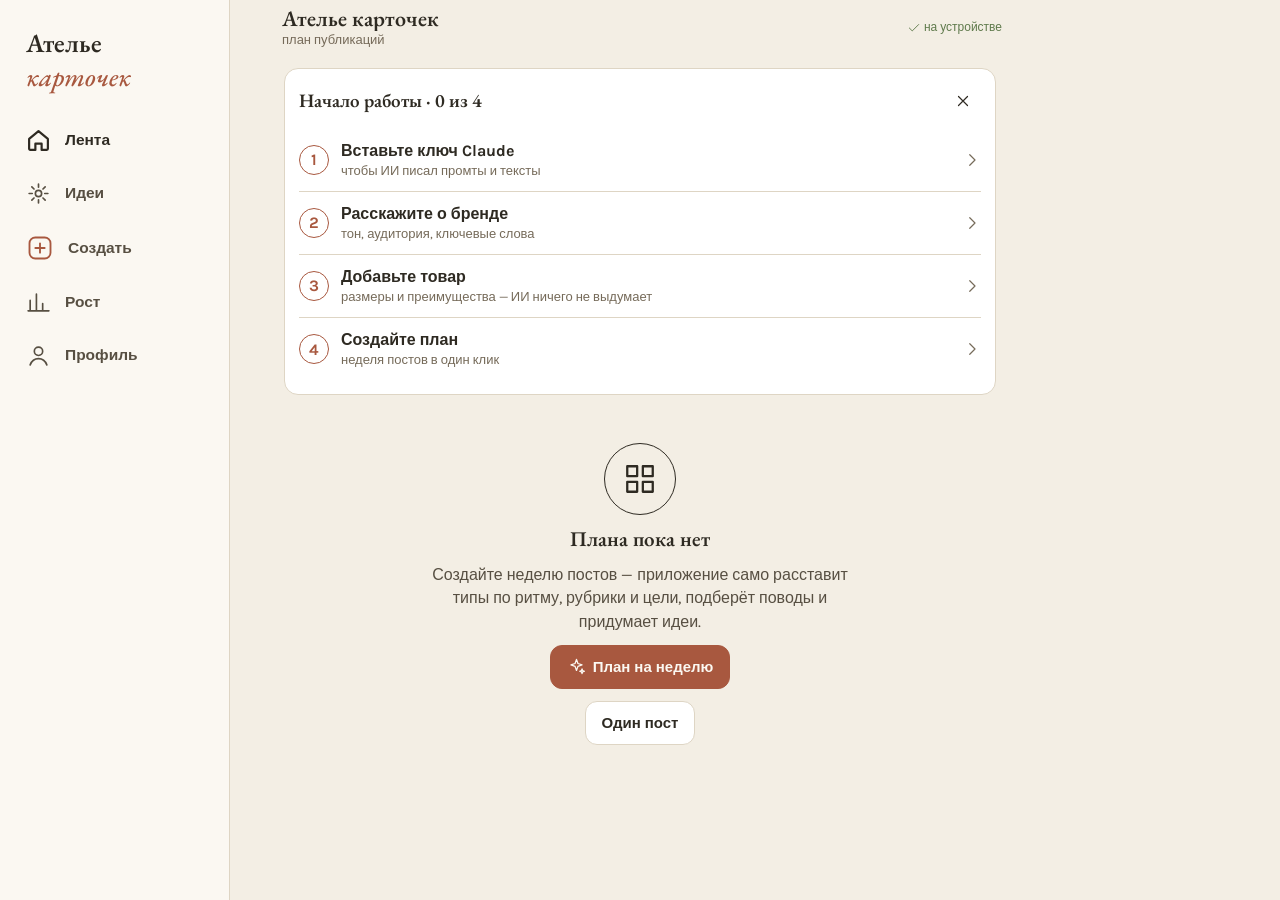
<file: index.html>
<!doctype html>
<html lang="ru">
<head>
<meta charset="utf-8">
<meta name="viewport" content="width=device-width,initial-scale=1,viewport-fit=cover">
<meta name="theme-color" content="#a8583f">
<meta name="mobile-web-app-capable" content="yes">
<meta name="apple-mobile-web-app-capable" content="yes">
<meta name="apple-mobile-web-app-status-bar-style" content="default">
<meta name="apple-mobile-web-app-title" content="Ателье">
<link rel="manifest" href="manifest.webmanifest">
<link rel="icon" href="icon.svg" type="image/svg+xml">
<link rel="apple-touch-icon" href="icon-192.png">
<title>Ателье карточек</title>
<link rel="preconnect" href="https://fonts.gstatic.com" crossorigin>
<link href="https://fonts.googleapis.com/css2?family=EB+Garamond:ital,wght@0,400..600;1,400..500&family=Karla:wght@400;500;600;700;800&display=swap" rel="stylesheet">
<script>try{var t=JSON.parse(localStorage.getItem("atelier.theme")||'""');if(t)document.documentElement.dataset.theme=t;}catch(e){}</script>
<link rel="stylesheet" href="app.css?v=3">
</head>
<body>
<div id="app">
  <nav class="nav" id="nav" aria-label="Разделы">
    <span class="brand-mark">Ателье <em>карточек</em></span>
    <a href="#/feed" data-nav="feed"><svg class="ic" viewBox="0 0 24 24" aria-hidden="true"><path d="M3 10.5 12 3l9 7.5V20a1 1 0 0 1-1 1h-5v-6h-6v6H4a1 1 0 0 1-1-1z"/></svg><span>Лента</span></a>
    <a href="#/ideas" data-nav="ideas"><svg class="ic" viewBox="0 0 24 24" aria-hidden="true"><path d="M12 3v3M12 18v3M3 12h3M18 12h3M5.6 5.6l2.1 2.1M16.3 16.3l2.1 2.1M5.6 18.4l2.1-2.1M16.3 7.7l2.1-2.1"/><circle cx="12" cy="12" r="3"/></svg><span>Идеи</span></a>
    <button type="button" class="plus" data-act="openCreate" aria-label="Создать"><svg class="ic" viewBox="0 0 24 24" aria-hidden="true"><rect x="3" y="3" width="18" height="18" rx="5"/><path d="M12 8v8M8 12h8"/></svg><span>Создать</span></button>
    <a href="#/growth" data-nav="growth"><svg class="ic" viewBox="0 0 24 24" aria-hidden="true"><path d="M4 20V10M10 20V4M16 20v-7M22 20H2"/></svg><span>Рост</span></a>
    <a href="#/profile" data-nav="profile"><svg class="ic" viewBox="0 0 24 24" aria-hidden="true"><circle cx="12" cy="8" r="4"/><path d="M4 21c1.5-4 4.5-6 8-6s6.5 2 8 6"/></svg><span>Профиль</span></a>
  </nav>
  <main id="view" aria-live="polite"></main>
</div>
<div id="sheet" hidden></div>
<div id="toast" class="toast" role="status" aria-live="polite"></div>
<div id="jsErrorBanner" hidden></div>
<noscript><p style="padding:20px">Для работы приложения включите JavaScript.</p></noscript>

<script>
(function(){
  function show(msg){
    var b = document.getElementById("jsErrorBanner");
    if (!b) return;
    b.hidden = false;
    b.textContent = "Ошибка на странице: " + msg + " — обновите страницу (Ctrl/Cmd+Shift+R) и повторите.";
  }
  window.addEventListener("error", function(e){ show((e && e.message) || "неизвестная ошибка"); });
  window.addEventListener("unhandledrejection", function(e){ var r = e && e.reason; show((r && (r.message || r.code)) || String(r)); });
})();
</script>
<script src="core.js?v=2"></script>
<script src="prompts.js?v=3"></script>
<script src="app.js?v=4"></script>
<script>
if ("serviceWorker" in navigator && /^https?:$/.test(location.protocol)){
  window.addEventListener("load", function(){ navigator.serviceWorker.register("sw.js").catch(function(){}); });
}
</script>
</body>
</html>
</file>
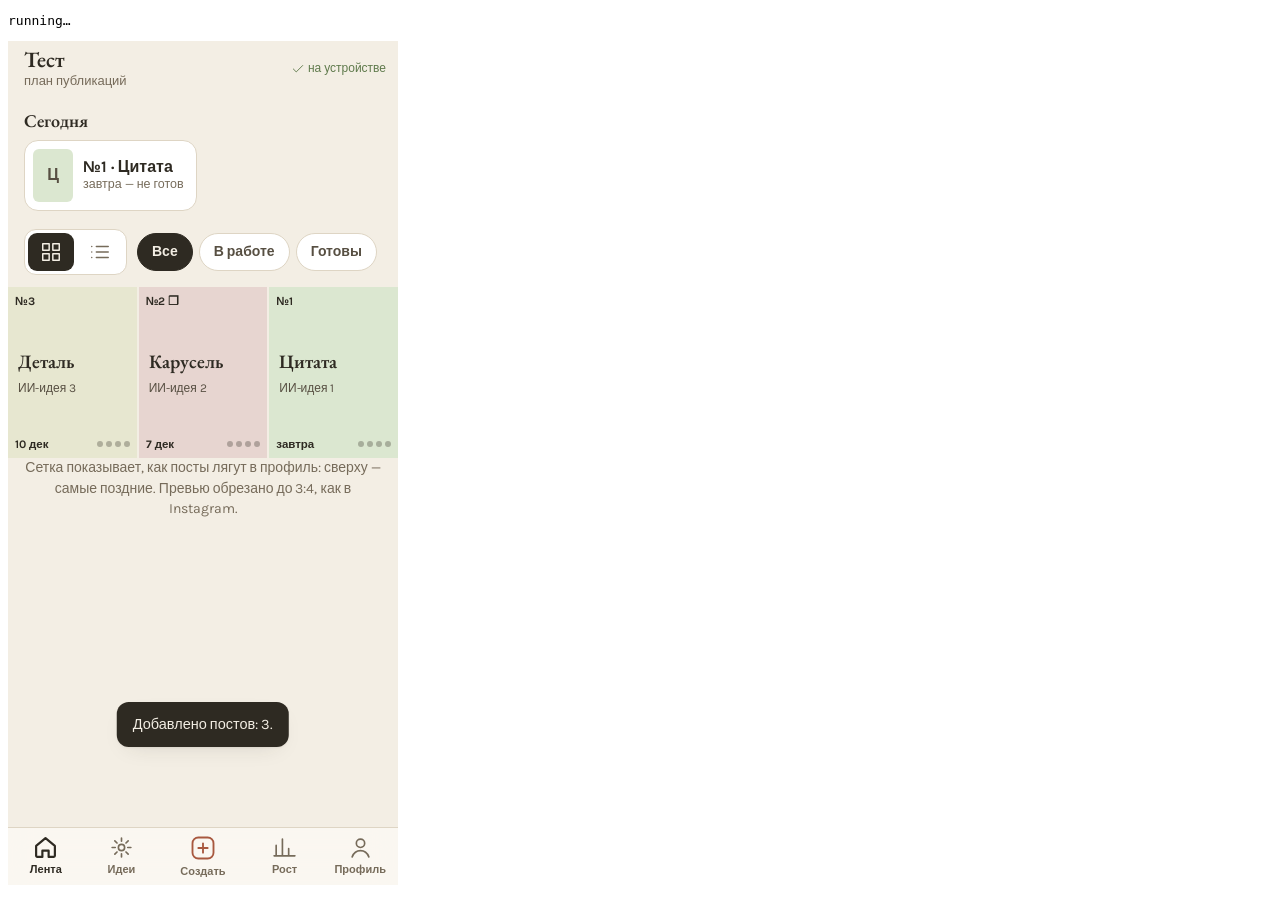
<file: test/ai-flow.test.html>
<!doctype html>
<meta charset="utf-8">
<title>Сквозной тест ИИ-цепочки (фиктивный Anthropic)</title>
<pre id="out">running…</pre>
<iframe id="f" style="width:390px;height:844px;border:0"></iframe>
<script>
/* Подменяет fetch к api.anthropic.com во фрейме и проверяет «Создать всё», доработку/отмену, проверку картинки, план с идеями ИИ.
   Внимание: очищает данные приложения в этом браузере. */
(async function(){
  var out = [], fails = 0, calls = [];
  function ok(c, n){ out.push((c ? "PASS " : "FAIL ") + n); if (!c) fails++; }
  var sleep = function(ms){ return new Promise(function(r){ setTimeout(r, ms); }); };
  var f = document.getElementById("f");
  for (var i = localStorage.length - 1; i >= 0; i--){ var k = localStorage.key(i); if (k && k.indexOf("atelier.") === 0) localStorage.removeItem(k); }
  localStorage.setItem("atelier.cfg.v1", JSON.stringify({anthropicKey: "sk-test"}));
  localStorage.setItem("atelier.kv.config/brand", JSON.stringify({name: "Тест", postsPerWeek: 3, codeWord: "ХОЧУ"}));
  localStorage.setItem("atelier.kv.products/p1", JSON.stringify({id: "p1", name: "Ваза «Дюна»", height: 30, createdAt: "2026-01-01"}));
  function reply(text){ return new Response(JSON.stringify({content: [{type: "text", text: text}], stop_reason: "end_turn"}), {status: 200, headers: {"content-type": "application/json"}}); }
  function mockFetch(url, init){
    if (String(url).indexOf("api.anthropic.com") < 0) return window.fetch(url, init);
    var body = JSON.parse(init.body), msg = body.messages[body.messages.length - 1].content;
    var text = typeof msg === "string" ? msg : msg.filter(function(b){ return b.type === "text"; })[0].text;
    var hasImage = typeof msg !== "string";
    calls.push({text: text.slice(0, 80), image: hasImage});
    if (/JSON-массивом из (\d+)/.test(text)){ var n = +RegExp.$1, a = []; for (var j = 0; j < n; j++) a.push("ИИ-идея " + (j + 1)); return Promise.resolve(reply(JSON.stringify(a))); }
    if (text.indexOf("Первая строка строго «СЦЕНА") >= 0 || text.indexOf("первая строка строго «СЦЕНА") >= 0) return Promise.resolve(reply("СЦЕНА: кухня | утренний | сверху | книги | —\nПРОМТ ОТ ИИ: ваза на кухне"));
    if (text.indexOf('"caption"') >= 0) return Promise.resolve(reply('```json\n{"caption":"Ваза для сухоцветов — первая строка.\\n\\nТекст.","hashtags":["#ДекорДляДома","ВазаДляСухоцветов"],"altText":"Бежевая ваза","firstComment":"А у вас какие цветы?","codeWord":"хочу","dmReply":"Ссылка: [ССЫЛКА]"}\n```'));
    if (text.indexOf("режиссёр") >= 0) return Promise.resolve(reply("КРЮЧОК\n1. ..."));
    if (text.indexOf('"verdict"') >= 0) return Promise.resolve(reply('{"verdict":"redo","summary":"Горлышко шире, чем у товара","checks":[{"area":"Товар","ok":false,"note":"горлышко"}],"fixes":["Сохрани узкое горлышко вазы"]}'));
    if (text.indexOf("Внеси в промт") >= 0) return Promise.resolve(reply("ПРОМТ С ПРАВКАМИ"));
    if (text.indexOf("Доработай по пожеланию") >= 0) return Promise.resolve(reply("ДОРАБОТАННАЯ ПОДПИСЬ"));
    if (text.indexOf("Подготовь текст для наложения") >= 0) return Promise.resolve(reply("КИКЕР: новинка"));
    return Promise.resolve(reply("ОК"));
  }
  function load(hash){ return new Promise(function(r){ f.onload = function(){ f.contentWindow.fetch = mockFetch; setTimeout(r, 900); }; f.src = "../index.html" + hash; }); }
  async function go(hash){ f.contentWindow.location.hash = hash; await sleep(350); }
  var q = function(s){ return f.contentDocument.querySelector(s); };
  function click(sel){ var el = q(sel); if (!el) throw new Error("нет элемента " + sel); el.click(); }
  var plan = function(){ return JSON.parse(localStorage.getItem("atelier.kv.plan/main")).slots; };
  var prompt = function(s){ return JSON.parse(localStorage.getItem("atelier.kv.prompts/" + s.linkedPromptId) || "null"); };
  async function waitFor(fn, ms){ for (var t = 0; t < (ms || 5000); t += 100){ if (fn()) return true; await sleep(100); } return false; }
  try{
    await load("#/plan-new/week");
    ok(q('[data-bind="ui:wiz:ai"]').checked, "с ключом «идеи от ИИ» включены по умолчанию");
    click('[data-act="generatePlan"]');
    await waitFor(function(){ return localStorage.getItem("atelier.kv.plan/main"); });
    await sleep(500);
    ok(plan().length === 3 && plan().every(function(s){ return /^ИИ-идея/.test(s.note); }), "план: идеи от ИИ подставлены (" + plan().map(function(s){ return s.note; }).join("; ") + ")");

    var s = plan().find(function(x){ return x.pillarType !== "QUOTE"; });
    await go("#/post/" + s.id);
    click('.cta-bar [data-act="createAll"]');
    var done = await waitFor(function(){ var x = plan().find(function(y){ return y.id === s.id; }); return x.caption && !q(".cta-bar .spin"); }, 8000);
    ok(done, "«Создать всё» завершилось");
    var x = plan().find(function(y){ return y.id === s.id; });
    ok(prompt(x) && prompt(x).text === "ПРОМТ ОТ ИИ: ваза на кухне", "промт от ИИ сохранён без строки СЦЕНА");
    ok(x.scene && x.scene.location === "кухня", "сцена разобрана и сохранена для контроля повторов");
    ok(/^Ваза для сухоцветов/.test(x.caption), "подпись сохранена");
    ok(x.hashtags.join(" ") === "#ДекорДляДома #ВазаДляСухоцветов", "хэштеги нормализованы: " + x.hashtags.join(" "));
    ok(x.altText && x.firstComment, "alt-текст и первый комментарий");
    ok(x.pillarType !== "REELS" || x.reelsScript, "для Reels — сценарий");
    ok((x.pillarType === "HERO") === !!x.layoutText, "для Hero в режиме «наложу сам» — текст макета");
    ok(q('.cta-bar [data-act="copyPrompt"]'), "следующий шаг — «Промт → ChatGPT»");

    click('[data-act="postTab"][data-v="text"]'); await sleep(150);
    click('.refine[data-refine="caption"] [data-wish="Короче"]');
    await waitFor(function(){ return plan().find(function(y){ return y.id === s.id; }).caption === "ДОРАБОТАННАЯ ПОДПИСЬ"; });
    ok(plan().find(function(y){ return y.id === s.id; }).caption === "ДОРАБОТАННАЯ ПОДПИСЬ", "доработка подписи по быстрому пожеланию");
    await sleep(300);
    click('.refine[data-refine="caption"] [data-act="undo"]'); await sleep(500);
    ok(/^Ваза для сухоцветов/.test(plan().find(function(y){ return y.id === s.id; }).caption), "↶ вернул прошлую подпись");

    click('[data-act="postTab"][data-v="image"]'); await sleep(150);
    var c = f.contentDocument.createElement("canvas"); c.width = 400; c.height = 500;
    var g = c.getContext("2d"); g.fillStyle = "#c8a"; g.fillRect(0, 0, 400, 500);
    var blob = await new Promise(function(r){ c.toBlob(r, "image/png"); });
    var inp = q('input[data-upload="image"]');
    var dt = new f.contentWindow.DataTransfer(); dt.items.add(new f.contentWindow.File([blob], "gen.png", {type: "image/png"}));
    inp.files = dt.files; inp.dispatchEvent(new Event("change", {bubbles: true}));
    await waitFor(function(){ var y = plan().find(function(z){ return z.id === s.id; }); return y.qa; }, 6000);
    var y = plan().find(function(z){ return z.id === s.id; });
    ok(!!localStorage.getItem("atelier.kv.thumbs/" + s.id), "превью картинки сохранено");
    ok(y.qa && y.qa.verdict === "redo" && y.qa.fixes.length === 1, "автопроверка картинки после загрузки");
    ok(calls.some(function(cl){ return cl.image && cl.text.indexOf("На приложенном изображении") === 0; }), "картинка ушла в запрос проверки");
    await sleep(300);
    click('[data-act="applyFixes"]');
    await waitFor(function(){ var z = plan().find(function(w){ return w.id === s.id; }); return prompt(z) && prompt(z).text === "ПРОМТ С ПРАВКАМИ"; });
    ok(prompt(plan().find(function(w){ return w.id === s.id; })).text === "ПРОМТ С ПРАВКАМИ", "правки проверки применены к промту");
    ok(q('.cta-bar [data-act="publish"]'), "следующий шаг — «Опубликован»");
    click('.cta-bar [data-act="publish"]'); await sleep(500);
    ok(!!plan().find(function(w){ return w.id === s.id; }).publishedAt, "отмечен опубликованным");
    ok(q('.cta-bar [data-act="postTab"][data-v="stats"]'), "следующий шаг — «Внести статистику»");
    var b = q("#jsErrorBanner"); ok(b.hidden, "нет JS-ошибок");
    ok(calls.length >= 6, "вызовов ИИ: " + calls.length);
  }catch(e){ ok(false, "исключение: " + e.message); }
  document.getElementById("out").textContent = (fails ? "FAILED " + fails : "ALL PASSED") + "\n" + out.join("\n");
})();
</script>
</file>
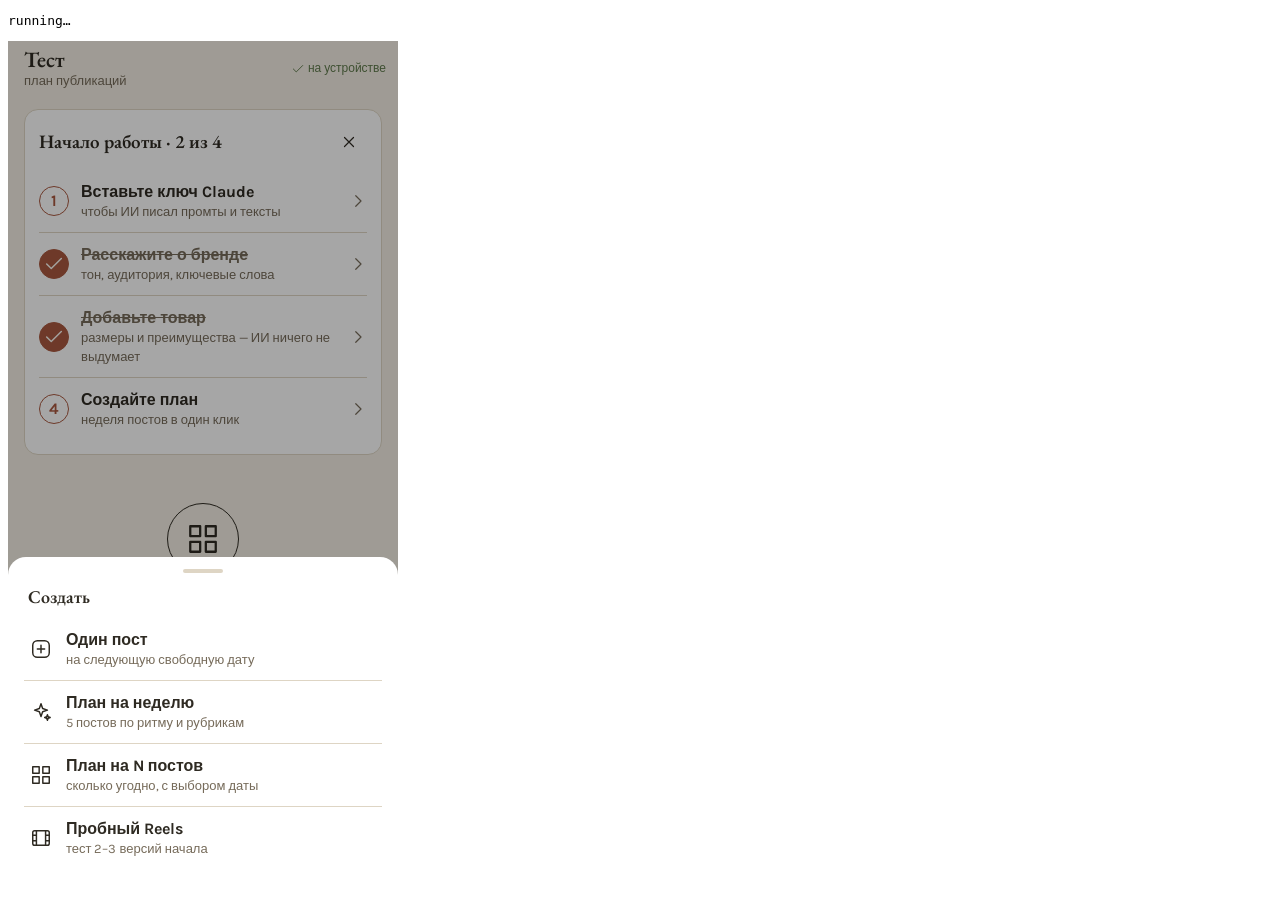
<file: test/flow.test.html>
<!doctype html>
<meta charset="utf-8">
<title>Сквозной тест без ИИ</title>
<pre id="out">running…</pre>
<iframe id="f" style="width:390px;height:844px;border:0"></iframe>
<script>
/* Прогоняет основной сценарий в приложении во фрейме (без ключа Claude): план на неделю → пост → шаблон промта → вкладки → экраны.
   Внимание: очищает данные приложения в этом браузере. */
(async function(){
  var out = [], fails = 0;
  function ok(c, n){ out.push((c ? "PASS " : "FAIL ") + n); if (!c) fails++; }
  var sleep = function(ms){ return new Promise(function(r){ setTimeout(r, ms); }); };
  var f = document.getElementById("f");
  for (var i = localStorage.length - 1; i >= 0; i--){ var k = localStorage.key(i); if (k && k.indexOf("atelier.") === 0) localStorage.removeItem(k); }
  localStorage.setItem("atelier.kv.config/brand", JSON.stringify({name: "Тест", postsPerWeek: 5}));
  localStorage.setItem("atelier.kv.products/p1", JSON.stringify({id: "p1", name: "Ваза «Дюна»", height: 30, width: 14, depth: 14, benefits: ["матовая глазурь"], createdAt: "2026-01-01"}));
  function load(hash){ return new Promise(function(r){ f.onload = function(){ setTimeout(r, 900); }; f.src = "../index.html" + hash; }); }
  async function go(hash){ f.contentWindow.location.hash = hash; await sleep(350); }
  var d = function(){ return f.contentDocument; };
  var q = function(s){ return d().querySelector(s); };
  var qa = function(s){ return Array.prototype.slice.call(d().querySelectorAll(s)); };
  function click(sel){ var el = typeof sel === "string" ? q(sel) : sel; if (!el) throw new Error("нет элемента " + sel); el.click(); }
  function noError(step){ var b = q("#jsErrorBanner"); ok(b && b.hidden, step + ": нет JS-ошибок" + (b && !b.hidden ? " — " + b.textContent : "")); }
  function noHScroll(step){ var w = d().documentElement.scrollWidth; ok(w <= 390, step + ": нет горизонтальной прокрутки (" + w + "px)"); }
  try{
    await load("#/feed");
    ok(!!q(".empty"), "пустая лента показывает приглашение");
    ok(!!q(".onboard"), "карточка «Начало работы»");
    noError("лента"); noHScroll("лента");

    click('[data-act="openCreate"]'); await sleep(300);
    ok(!!q("#sheet .sheet-list"), "кнопка ＋ открывает меню создания");
    click('#sheet a[href="#/plan-new/week"]'); await sleep(500);
    ok(!!q('[data-act="generatePlan"]'), "мастер плана открыт");
    noHScroll("мастер плана");
    click('[data-act="generatePlan"]'); await sleep(900);
    var tiles = qa(".grid3 .tile");
    ok(tiles.length === 5, "создано 5 постов (" + tiles.length + ")");
    var plan = JSON.parse(localStorage.getItem("atelier.kv.plan/main") || "{}").slots || [];
    ok(plan.length === 5, "план сохранён в хранилище");
    var P = f.contentWindow.P;
    var badRhythm = plan.some(function(s, i){ return i && P.PILLARS[s.pillarType].density === "dense" && P.PILLARS[plan[i - 1].pillarType].density === "dense"; });
    ok(!badRhythm, "ритм: " + plan.map(function(s){ return s.pillarType; }).join(","));
    ok(plan.every(function(s){ return s.date && s.time && s.rubric && s.goal; }), "у всех постов есть дата, время, рубрика, цель");
    ok(plan.map(function(s){ return s.num; }).join(",") === "1,2,3,4,5", "номера 1–5");
    ok(plan.filter(function(s){ return s.pillarType !== "QUOTE"; }).every(function(s){ return s.productId === "p1"; }), "товар подставлен");
    noError("после плана");

    var first = plan.find(function(s){ return s.pillarType !== "QUOTE"; });
    await go("#/post/" + first.id);
    ok(!!q(".stepper") && !!q(".cta-bar"), "экран поста: шаги и нижняя кнопка");
    noHScroll("пост");
    click('.cta-bar [data-act="createAll"]'); await sleep(900);
    var plan2 = JSON.parse(localStorage.getItem("atelier.kv.plan/main")).slots;
    var s2 = plan2.find(function(s){ return s.id === first.id; });
    ok(!!s2.linkedPromptId, "без ключа собран шаблон промта");
    var pr = JSON.parse(localStorage.getItem("atelier.kv.prompts/" + s2.linkedPromptId) || "null");
    ok(pr && pr.text.indexOf("Ваза «Дюна»") >= 0 && pr.text.indexOf("БЕЗОПАСНАЯ ЗОНА") >= 0, "промт содержит товар и безопасную зону");
    ok(!!q("textarea[data-prompt-edit]"), "промт показан на экране");
    ok(/ключ/i.test(q("#toast").textContent), "подсказка про ключ Claude: " + q("#toast").textContent);

    ["text", "extra", "stats", "image"].forEach(function(t){ click('[data-act="postTab"][data-v="' + t + '"]'); noError("вкладка " + t); });
    click('[data-act="postTab"][data-v="stats"]'); await sleep(100);
    var reach = q('[data-bind="slot:' + first.id + ':metrics.reach"]');
    reach.value = "1000"; reach.dispatchEvent(new Event("input", {bubbles: true})); reach.dispatchEvent(new Event("change", {bubbles: true}));
    var saves = q('[data-bind="slot:' + first.id + ':metrics.saves"]');
    saves.value = "40"; saves.dispatchEvent(new Event("input", {bubbles: true})); saves.dispatchEvent(new Event("change", {bubbles: true}));
    await sleep(900);
    ok(!!q(".kpis") && /4%/.test(q(".kpis").textContent), "метрики → % сохранений: " + (q(".kpis") ? q(".kpis").textContent : "нет"));

    var note = q('[data-bind="slot:' + first.id + ':note"]');
    note.value = "Новая идея поста"; note.dispatchEvent(new Event("input", {bubbles: true}));
    await sleep(900);
    ok(JSON.parse(localStorage.getItem("atelier.kv.plan/main")).slots.find(function(s){ return s.id === first.id; }).note === "Новая идея поста", "правка идеи сохраняется сама");

    click('[data-act="postMenu"]'); await sleep(250);
    ok(!!q('#sheet [data-act="duplicate"]'), "меню поста");
    click('#sheet [data-act="closeSheet"]'); await sleep(250);

    for (var r of ["#/feed", "#/ideas", "#/ideas/events", "#/ideas/rivals", "#/growth", "#/growth/check", "#/growth/tests", "#/growth/collabs",
                   "#/profile", "#/profile/brand", "#/profile/products", "#/profile/product/p1", "#/profile/connect", "#/profile/lists", "#/profile/backup", "#/profile/help"]){
      await go(r); noError(r); noHScroll(r);
    }
    await go("#/feed");
    click('[data-act="feedView"][data-v="list"]'); await sleep(150);
    ok(qa(".prow").length === 5, "список: 5 строк");
    noHScroll("список");
    await go("#/ideas");
    var inp = q("#ideaNew"); inp.value = "Идея из теста"; click('[data-act="addIdea"]'); await sleep(300);
    ok(qa(".idea").length === 1, "идея добавлена в банк");
    click('[data-act="ideaToPlan"]'); await sleep(400);
    ok(JSON.parse(localStorage.getItem("atelier.kv.plan/main")).slots.length === 6, "идея → пост в плане");
    await go("#/growth");
    ok(!!q(".kpis.big"), "статистика видит пост с цифрами");
    noError("финал");
  }catch(e){ ok(false, "исключение: " + e.message); }
  document.getElementById("out").textContent = (fails ? "FAILED " + fails : "ALL PASSED") + "\n" + out.join("\n");
})();
</script>
</file>
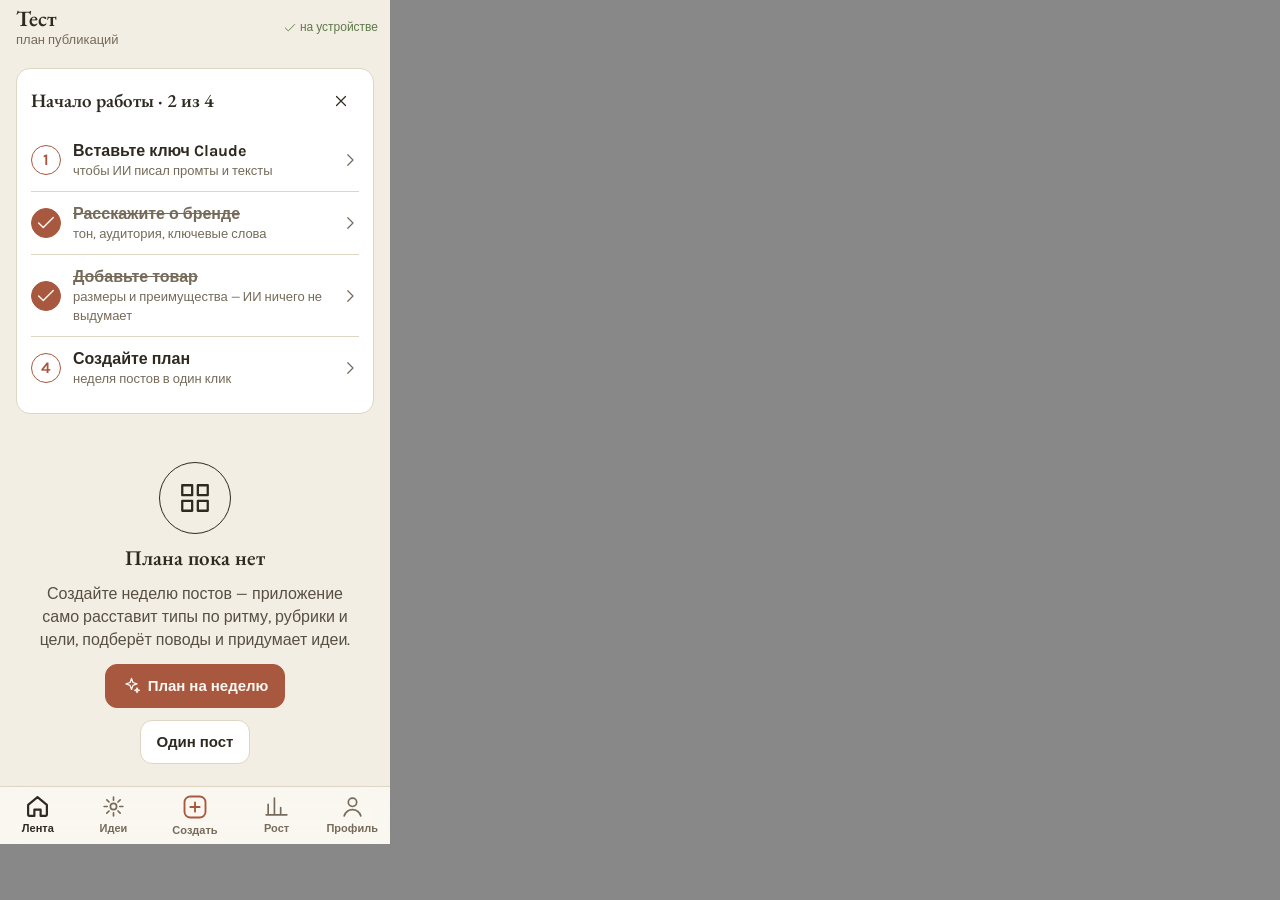
<file: test/frame.html>
<!doctype html>
<meta charset="utf-8">
<title>Телефон 390×844</title>
<style>html,body{margin:0;background:#888}iframe{display:block;border:0;width:390px;height:844px;background:#fff}</style>
<!-- Открывает приложение во фрейме ширины телефона: test/frame.html?r=post/ID&w=390&h=844 -->
<iframe id="f"></iframe>
<script>
var q = new URLSearchParams(location.search), f = document.getElementById("f");
f.style.width = (q.get("w") || 390) + "px"; f.style.height = (q.get("h") || 844) + "px";
var r = q.get("r") || "feed";
if (r === "post-ready"){ try{ var sl = JSON.parse(localStorage.getItem("atelier.kv.plan/main")).slots.filter(function(s){ return s.caption; })[0]; r = "post/" + sl.id; }catch(e){ r = "feed"; } }
if (q.get("theme")) localStorage.setItem("atelier.theme", JSON.stringify(q.get("theme")));
f.src = "../index.html#/" + r;
</script>
</file>
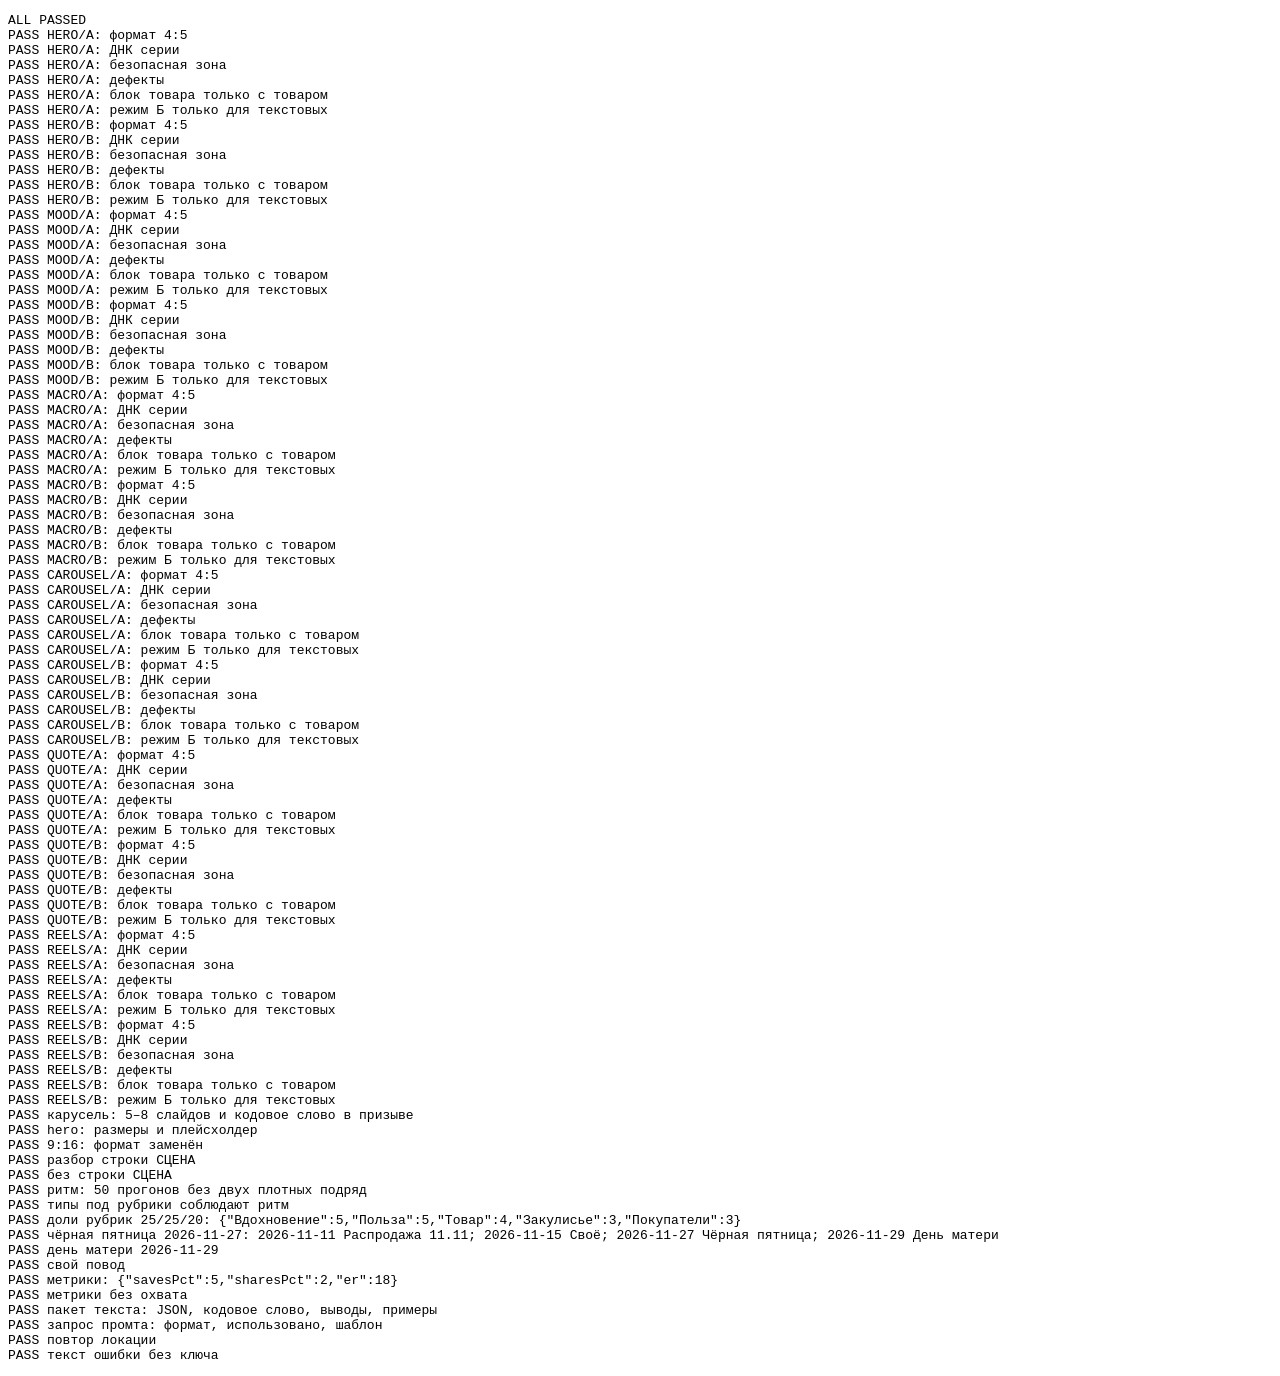
<file: test/prompts.test.html>
<!doctype html>
<meta charset="utf-8">
<title>Тесты prompts.js</title>
<pre id="out">running…</pre>
<script src="../prompts.js"></script>
<script>
(function(){
  var lines = [], fails = 0;
  function ok(cond, name){ lines.push((cond ? "PASS " : "FAIL ") + name); if (!cond) fails++; }
  try{
    var P = window.P;
    P.TYPE_KEYS.forEach(function(t){
      ["A","B"].forEach(function(m){
        var txt = P.buildPromptText(t, {index: 7, textMode: m, note: "идея", goal: "sales", codeWord: "ХОЧУ", productName: "Ваза", height: 30});
        ok(txt.indexOf("4:5, 1080 × 1350 px") >= 0, t + "/" + m + ": формат 4:5");
        ok(txt.indexOf("ДНК СЕРИИ") >= 0, t + "/" + m + ": ДНК серии");
        ok(txt.indexOf("БЕЗОПАСНАЯ ЗОНА") >= 0, t + "/" + m + ": безопасная зона");
        ok(txt.indexOf("ЧАСТЫЕ ДЕФЕКТЫ") >= 0, t + "/" + m + ": дефекты");
        ok((txt.indexOf("ТОВАР — без искажений") >= 0) === (t !== "QUOTE"), t + "/" + m + ": блок товара только с товаром");
        var hasText = t === "HERO" || t === "QUOTE" || t === "CAROUSEL";
        ok((txt.indexOf("НЕ ДОБАВЛЯТЬ") >= 0) === (hasText && m === "B"), t + "/" + m + ": режим Б только для текстовых");
      });
    });
    var car = P.buildPromptText("CAROUSEL", {goal: "sales", codeWord: "ХОЧУ", note: "5 способов"});
    ok(/5–8/.test(car) && car.indexOf("ХОЧУ") >= 0, "карусель: 5–8 слайдов и кодовое слово в призыве");
    var hero = P.buildPromptText("HERO", {height: 30, width: 20});
    ok(hero.indexOf("Высота — 30 см") >= 0 && hero.indexOf("[ГЛУБИНА]") >= 0, "hero: размеры и плейсхолдер");
    var st = P.toStoryFormat(P.buildPromptText("MOOD", {}));
    ok(st.indexOf("9:16") >= 0 && st.indexOf("4:5, 1080 × 1350") < 0, "9:16: формат заменён");
    var sc = P.parseSceneLine("СЦЕНА: гостиная | вечер | сбоку | книги | —\n\nТекст промта");
    ok(sc.scene && sc.scene.location === "гостиная" && sc.scene.composition === "" && sc.prompt === "Текст промта", "разбор строки СЦЕНА");
    ok(P.parseSceneLine("Просто промт").scene === null, "без строки СЦЕНА");
    for (var r = 0; r < 50; r++){
      var seq = P.generateRhythmSequence(12, [], "HERO");
      var bad = seq.some(function(t, i){ var prev = i ? seq[i - 1] : "HERO"; return P.PILLARS[t].density === "dense" && P.PILLARS[prev].density === "dense"; });
      if (bad){ ok(false, "ритм: " + seq.join(",")); break; }
    }
    ok(true, "ритм: 50 прогонов без двух плотных подряд");
    var prev = "HERO", badT = false;
    P.assignRubrics(20).forEach(function(rb){ var t = P.typeForRubric(rb.name, prev); if (P.PILLARS[t].density === "dense" && P.PILLARS[prev].density === "dense") badT = true; prev = t; });
    ok(!badT, "типы под рубрики соблюдают ритм");
    var counts = {}; P.assignRubrics(20).forEach(function(r){ counts[r.name] = (counts[r.name] || 0) + 1; });
    ok(counts["Вдохновение"] === 5 && counts["Польза"] === 5 && counts["Товар"] === 4, "доли рубрик 25/25/20: " + JSON.stringify(counts));
    var ev = P.upcomingEvents("2026-11-01", 40, [{date: "11-15", title: "Своё"}]);
    var titles = ev.map(function(e){ return e.date + " " + e.title; }).join("; ");
    ok(titles.indexOf("2026-11-27 Чёрная пятница") >= 0, "чёрная пятница 2026-11-27: " + titles);
    ok(titles.indexOf("2026-11-29 День матери") >= 0, "день матери 2026-11-29");
    ok(titles.indexOf("2026-11-15 Своё") >= 0, "свой повод");
    var rt = P.rates({reach: 1000, saves: 50, shares: 20, likes: 100, comments: 10});
    ok(rt.savesPct === 5 && rt.sharesPct === 2 && rt.er === 18, "метрики: " + JSON.stringify(rt));
    ok(P.rates({}) === null, "метрики без охвата");
    var slot = {num: 3, pillarType: "HERO", goal: "sales", note: "Ваза", codeWord: "ВАЗА"};
    var cap = P.captionPackRequest({slot: slot, brand: {name: "Ателье", examples: ["Пример подписи"]}, insights: [{text: "Reels с руками лучше"}], product: {name: "Ваза", height: 30}});
    ok(cap.indexOf('"caption"') >= 0 && cap.indexOf("ВАЗА") >= 0 && cap.indexOf("Reels с руками лучше") >= 0 && cap.indexOf("Пример подписи") >= 0, "пакет текста: JSON, кодовое слово, выводы, примеры");
    var req = P.createPromptRequest({slot: slot, template: "ШАБЛОН", used: [{pillarType: "HERO", location: "кухня"}], neighbors: "№2 ..."});
    ok(req.indexOf("СЦЕНА:") >= 0 && req.indexOf("кухня") >= 0 && req.indexOf("ШАБЛОН") >= 0, "запрос промта: формат, использовано, шаблон");
    ok(P.checkRepeat("HERO", {location: "кухня"}, [{pillarType: "HERO", location: "кухня"}]).indexOf("кухня") >= 0, "повтор локации");
    ok(P.errorText({code: "no_key"}).indexOf("Профиль") >= 0, "текст ошибки без ключа");
  }catch(e){ lines.push("FAIL exception: " + e.message + "\n" + e.stack); fails++; }
  document.getElementById("out").textContent = (fails ? "FAILED " + fails : "ALL PASSED") + "\n" + lines.join("\n");
})();
</script>
</file>
<file: app.css>
/* «Ателье карточек» 2.0 — сначала телефон (360–430px), затем ≥600 и ≥900px. */
:root{
  --ground:#f3eee4; --surface:#fbf8f2; --surface-raised:#ffffff;
  --ink:#2e2a22; --ink-soft:#574f42; --ink-faint:#766b5a; --line:#ded5c4;
  --accent:#a8583f; --on-accent:#fbf8f2; --accent-soft:#efd9c9; --rust-deep:#8c4632;
  --amber:#c08a3e; --sage:#74855f; --teal:#4f7a73; --warn:#b4532f; --ok:#5f7a4c;
  --shadow:0 1px 2px rgba(46,42,34,.06), 0 8px 24px -12px rgba(46,42,34,.18);
  --radius:14px; --nav-h:58px; --top-h:56px;
  --safe-b:env(safe-area-inset-bottom,0px); --safe-t:env(safe-area-inset-top,0px);
  --tile-l:86%; --tile-s:32%;
  color-scheme:light;
}
@media (prefers-color-scheme: dark){
  :root:not([data-theme="light"]){
    --ground:#000; --surface:#0d0c0a; --surface-raised:#161411;
    --ink:#f2ede0; --ink-soft:#cfc4ae; --ink-faint:#a39883; --line:#2a251e;
    --accent:#d9926f; --on-accent:#0a0a0a; --accent-soft:#3a2a20; --rust-deep:#e2a488;
    --amber:#dcab6d; --sage:#9bb086; --teal:#86b3ab; --warn:#e38a64; --ok:#9bb086;
    --shadow:0 1px 2px rgba(0,0,0,.6), 0 8px 24px -12px rgba(0,0,0,.9);
    --tile-l:22%; --tile-s:22%; color-scheme:dark;
  }
}
:root[data-theme="dark"]{
  --ground:#000; --surface:#0d0c0a; --surface-raised:#161411;
  --ink:#f2ede0; --ink-soft:#cfc4ae; --ink-faint:#a39883; --line:#2a251e;
  --accent:#d9926f; --on-accent:#0a0a0a; --accent-soft:#3a2a20; --rust-deep:#e2a488;
  --amber:#dcab6d; --sage:#9bb086; --teal:#86b3ab; --warn:#e38a64; --ok:#9bb086;
  --shadow:0 1px 2px rgba(0,0,0,.6), 0 8px 24px -12px rgba(0,0,0,.9);
  --tile-l:22%; --tile-s:22%; color-scheme:dark;
}
*{box-sizing:border-box}
@media (prefers-reduced-motion: reduce){ *{transition:none!important; animation:none!important} }
html{-webkit-text-size-adjust:100%; text-size-adjust:100%}
body{margin:0; background:var(--ground); color:var(--ink); font:16px/1.45 "Karla",-apple-system,"Segoe UI",Roboto,sans-serif; -webkit-tap-highlight-color:transparent}
h1,h2,h3{font-family:"EB Garamond",Georgia,serif; font-weight:600; margin:0; line-height:1.15}
h1{font-size:22px} h2{font-size:21px} h3{font-size:18px}
p{margin:0}
a{color:inherit}
img{max-width:100%; display:block}
button,input,select,textarea{font:inherit; color:inherit}
button{cursor:pointer}
:focus-visible{outline:2px solid var(--accent); outline-offset:2px}
.ic{width:22px; height:22px; fill:none; stroke:currentColor; stroke-width:1.6; stroke-linecap:round; stroke-linejoin:round; flex:none}
.ic.big{width:36px; height:36px; stroke-width:1.3; color:var(--accent)}
.muted{color:var(--ink-faint)}
.hint{font-size:14px; color:var(--ink-faint)}
.center{text-align:center; justify-content:center}
.pad{padding:12px 16px}
.mt{margin-top:10px}
.warn-t{color:var(--warn)}

/* ---------------- каркас ---------------- */
#app{min-height:100vh}
#view{padding:0 16px calc(var(--nav-h) + var(--safe-b) + 96px); max-width:760px; margin:0 auto}
.loading{display:flex; gap:10px; align-items:center; justify-content:center; padding:40vh 0; color:var(--ink-faint)}

.nav{position:fixed; left:0; right:0; bottom:0; z-index:30; height:calc(var(--nav-h) + var(--safe-b)); padding-bottom:var(--safe-b);
  display:flex; background:color-mix(in srgb, var(--surface) 92%, transparent); backdrop-filter:blur(12px); -webkit-backdrop-filter:blur(12px); border-top:1px solid var(--line)}
.nav a,.nav button{flex:1; display:flex; flex-direction:column; align-items:center; justify-content:center; gap:2px; text-decoration:none; background:none; border:0; color:var(--ink-faint); font-size:11px; font-weight:600; min-width:0}
.nav .ic{width:25px; height:25px}
.nav .on{color:var(--ink)}
.nav .on .ic{stroke-width:2.1}
.nav .plus .ic{width:28px; height:28px; color:var(--accent)}
.nav .brand-mark{display:none}

.topbar{position:sticky; top:0; z-index:20; display:flex; align-items:center; gap:8px; min-height:calc(var(--top-h) + var(--safe-t)); padding:var(--safe-t) 0 0; margin:0 -16px; padding-inline:12px 12px;
  background:color-mix(in srgb, var(--ground) 90%, transparent); backdrop-filter:blur(12px); -webkit-backdrop-filter:blur(12px)}
.tb-title{flex:1; min-width:0; padding-left:4px}
.tb-title h1{white-space:nowrap; overflow:hidden; text-overflow:ellipsis}
.tb-sub{font-size:13px; color:var(--ink-faint); white-space:nowrap; overflow:hidden; text-overflow:ellipsis}
.save{display:inline-flex; align-items:center; gap:3px; font-size:12px; color:var(--ink-faint); white-space:nowrap}
.save .ic{width:14px; height:14px}
.save.ok{color:var(--ok)} .save.warn{color:var(--warn)}

.icon-btn{display:inline-flex; align-items:center; justify-content:center; width:44px; height:44px; border-radius:50%; border:0; background:none; color:var(--ink); flex:none}
.icon-btn:active{background:var(--accent-soft)}
.icon-btn.sm{width:36px; height:36px}
.icon-btn.sm .ic{width:18px; height:18px}

/* ---------------- кнопки и поля ---------------- */
.btn{display:inline-flex; align-items:center; justify-content:center; gap:7px; min-height:44px; padding:10px 16px; border-radius:12px; border:1px solid var(--line); background:var(--surface-raised);
  color:var(--ink); font-weight:600; font-size:15px; text-decoration:none; line-height:1.2; text-align:center; transition:transform .08s, background .15s}
.btn:active{transform:scale(.98)}
.btn .ic{width:19px; height:19px}
.btn.primary{background:var(--accent); border-color:var(--accent); color:var(--on-accent)}
.btn.ghost{background:none}
.btn.danger,.danger{color:var(--warn)}
.btn.sm{min-height:40px; padding:8px 13px; font-size:14px}
.btn.wide{width:100%}
.btn.grow{flex:1}
.btn[disabled],.btn.disabled{opacity:.55; pointer-events:none}
.link{background:none; border:0; padding:6px 2px; color:var(--accent); font-weight:600; font-size:14px; min-height:32px}
input[type=text],input[type=number],input[type=password],input[type=date],input[type=time],input[type=month],select,textarea{
  width:100%; min-width:0; max-width:100%; min-height:44px; padding:10px 12px; font-size:16px; border:1px solid var(--line); border-radius:12px; background:var(--surface-raised); color:var(--ink)}
input[type=file]{font-size:14px; max-width:100%}
textarea{resize:vertical; line-height:1.45; min-height:70px}
textarea.mono{font:13.5px/1.5 ui-monospace,"SF Mono",Consolas,monospace}
textarea.collapsed{max-height:190px; overflow:auto}
input.caps{text-transform:uppercase; letter-spacing:.06em; font-weight:700}
input.short{width:78px; flex:none}
input.time{width:112px; flex:none}
select{appearance:none; -webkit-appearance:none; background-image:linear-gradient(45deg,transparent 50%,var(--ink-faint) 50%),linear-gradient(135deg,var(--ink-faint) 50%,transparent 50%);
  background-position:calc(100% - 18px) 50%, calc(100% - 13px) 50%; background-size:5px 5px; background-repeat:no-repeat; padding-right:32px}
.field{display:flex; flex-direction:column; gap:5px; min-width:0}
.field>label{font-size:13px; font-weight:600; color:var(--ink-soft)}
.field.full{grid-column:1/-1}
.check{display:flex; gap:10px; align-items:flex-start; padding:8px 0; font-size:15px; line-height:1.35; min-height:44px}
.check input{width:22px; height:22px; margin:0; flex:none; accent-color:var(--accent)}
.check small{color:var(--ink-faint); font-size:13.5px}
.check>span{flex:1; min-width:0; padding-top:1px}
details.meta{border-top:1px solid var(--line); padding-top:8px}
details.meta>summary{list-style:none; display:flex; align-items:center; justify-content:space-between; gap:10px; min-height:40px; cursor:pointer; font-size:14.5px; color:var(--ink-soft)}
details.meta>summary::-webkit-details-marker{display:none}
details.meta>summary>span:first-child{min-width:0; overflow:hidden; text-overflow:ellipsis; white-space:nowrap}
details.meta[open]>summary .link{visibility:hidden}
details.meta>.grid2{margin-top:8px}
.inline{display:inline-flex; align-items:center; gap:6px; white-space:nowrap}
.inline input[type=checkbox]{width:20px; height:20px; accent-color:var(--accent)}

.row{display:flex; flex-wrap:wrap; gap:8px; align-items:center}
.row.nowrap{flex-wrap:nowrap}
.row.nowrap>input,.row.nowrap>select{flex:1}
.row.between{justify-content:space-between}
.grid2{display:grid; grid-template-columns:1fr 1fr; gap:10px}
.grid2>*{min-width:0}
@media (max-width:340px){ .grid2{grid-template-columns:1fr} }

/* ---------------- карточки ---------------- */
.card{background:var(--surface-raised); border:1px solid var(--line); border-radius:var(--radius); padding:14px; margin-top:12px; display:flex; flex-direction:column; gap:10px}
.card.form{gap:12px}
.cards{display:grid; gap:0}
.block{border-top:1px solid var(--line); padding:16px 0; display:flex; flex-direction:column; gap:10px}
.pane>.block:first-child{border-top:0}
.block-h{display:flex; align-items:center; justify-content:space-between; gap:8px}
details.block>summary{list-style:none; display:flex; align-items:center; justify-content:space-between; gap:8px; cursor:pointer; min-height:36px}
details.block>summary::-webkit-details-marker{display:none}
details.block>summary::after{content:"＋"; color:var(--ink-faint); font-size:20px}
details.block[open]>summary::after{content:"−"}
details.card>summary{cursor:pointer; min-height:32px}
.sec-h{font-size:18px; margin:18px 0 8px}
.banner{display:flex; gap:10px; align-items:center; padding:10px 12px; margin-top:10px; border-radius:12px; background:var(--accent-soft); font-size:14px}
.banner.warn{background:color-mix(in srgb, var(--warn) 18%, var(--surface))}
.banner.queue span:nth-child(2){flex:1}
.explain{display:flex; flex-direction:column; align-items:center; text-align:center; gap:12px; padding:26px 8px; color:var(--ink-soft)}
.explain p{max-width:430px}
.empty{display:flex; flex-direction:column; align-items:center; text-align:center; gap:12px; padding:48px 12px}
.empty p{color:var(--ink-soft); max-width:420px}
.empty-ic{width:72px; height:72px; border-radius:50%; border:1.5px solid var(--ink); display:flex; align-items:center; justify-content:center}
.empty-ic .ic{width:34px; height:34px}
.badge{display:inline-flex; align-items:center; padding:2px 9px; border-radius:999px; font-size:12.5px; font-weight:700; background:hsl(var(--h,30) var(--tile-s) var(--tile-l)); color:var(--ink); white-space:nowrap}
.event{font-size:14px; padding:8px 10px; border-radius:10px; background:var(--accent-soft)}
.scene{font-size:13.5px; color:var(--ink-soft)}
.count{font-size:13px; color:var(--ink-faint); font-variant-numeric:tabular-nums}
.count.warn{color:var(--warn); font-weight:700}

/* ---------------- чипсы и сегменты ---------------- */
.chips{display:flex; gap:6px; overflow-x:auto; scrollbar-width:none; -webkit-overflow-scrolling:touch; padding:2px 0}
.chips::-webkit-scrollbar{display:none}
.chips.wrap{flex-wrap:wrap; overflow:visible}
.chip{flex:none; display:inline-flex; align-items:center; gap:4px; min-height:38px; padding:7px 14px; border-radius:999px; border:1px solid var(--line); background:var(--surface-raised); font-size:14px; font-weight:600; color:var(--ink-soft); white-space:nowrap}
.chip.on{background:var(--ink); border-color:var(--ink); color:var(--ground)}
.chip.static{background:var(--surface); font-weight:500}
.chip-x{display:inline-flex; border:0; background:none; color:inherit; padding:0 0 0 2px; min-height:24px}
.chip-x .ic{width:16px; height:16px}
.seg{display:inline-flex; border:1px solid var(--line); border-radius:12px; padding:3px; background:var(--surface-raised); gap:3px}
.seg button{border:0; background:none; min-height:38px; min-width:44px; padding:6px 12px; border-radius:9px; font-weight:600; font-size:14px; color:var(--ink-faint); display:inline-flex; align-items:center; justify-content:center}
.seg button.on{background:var(--ink); color:var(--ground)}
.seg.wide{display:flex}
.seg.wide button{flex:1}
.tabs{display:flex; margin:10px -16px 0; padding:0 8px; border-bottom:1px solid var(--line); overflow-x:auto; scrollbar-width:none; background:var(--ground)}
.tabs::-webkit-scrollbar{display:none}
.tabs.sticky{position:sticky; top:calc(var(--top-h) + var(--safe-t)); z-index:15}
.tabs a,.tabs button{flex:1 0 auto; text-align:center; padding:12px 12px; min-height:46px; border:0; background:none; font-weight:700; font-size:14.5px; color:var(--ink-faint); text-decoration:none; border-bottom:2px solid transparent; white-space:nowrap}
.tabs .on{color:var(--ink); border-bottom-color:var(--ink)}
.toolbar{display:flex; gap:10px; align-items:center; margin-top:14px}
.toolbar .chips{flex:1; min-width:0}

/* ---------------- Лента ---------------- */
.onboard h2{font-size:19px}
.steps-list{list-style:none; margin:0; padding:0; display:flex; flex-direction:column}
.steps-list a{display:flex; align-items:center; gap:12px; padding:10px 0; text-decoration:none; min-height:52px}
.steps-list li+li a{border-top:1px solid var(--line)}
.steps-list .n{width:30px; height:30px; border-radius:50%; border:1.5px solid var(--accent); color:var(--accent); display:flex; align-items:center; justify-content:center; font-weight:700; flex:none}
.steps-list .done .n{background:var(--accent); color:var(--on-accent)}
.steps-list .done b{text-decoration:line-through; color:var(--ink-faint)}
.steps-list span:nth-child(2){flex:1; display:flex; flex-direction:column}
.steps-list small{color:var(--ink-faint); font-size:13px}
.go{color:var(--ink-faint); width:18px; height:18px}
.today .sec-h{margin-top:14px}
.hscroll{display:flex; gap:8px; overflow-x:auto; scrollbar-width:none; margin:0 -16px; padding:0 16px 4px; -webkit-overflow-scrolling:touch}
.hscroll::-webkit-scrollbar{display:none}
.today-card{flex:none; display:flex; align-items:center; gap:10px; padding:8px 12px 8px 8px; border-radius:14px; border:1px solid var(--line); background:var(--surface-raised); text-decoration:none; min-height:56px}
.today-card span{display:flex; flex-direction:column; line-height:1.25}
.today-card small{font-size:12.5px; color:var(--ink-faint)}
.today-card.warn{border-color:color-mix(in srgb, var(--warn) 55%, var(--line))}
.today-card.warn small{color:var(--warn)}
.today-card.ok small{color:var(--ok)}
.mini{width:40px; height:53px; border-radius:6px; object-fit:cover; flex:none}
.tile-bg{background:hsl(var(--h,30) var(--tile-s) var(--tile-l))}
span.mini{display:flex; align-items:center; justify-content:center; font-weight:700; color:var(--ink-soft)}

.grid3{display:grid; grid-template-columns:repeat(3,1fr); gap:2px; margin:12px -16px 0}
.tile{position:relative; aspect-ratio:3/4; overflow:hidden; text-decoration:none; background:var(--surface)}
.tile img{width:100%; height:100%; object-fit:cover}
.tile .tile-bg{position:absolute; inset:0; display:flex; flex-direction:column; justify-content:center; gap:6px; padding:28px 10px}
.tile-type{font-family:"EB Garamond",serif; font-size:19px; font-weight:600}
.tile-note{font-size:12px; line-height:1.3; color:var(--ink-soft); display:-webkit-box; -webkit-line-clamp:4; -webkit-box-orient:vertical; overflow:hidden}
.tile-top,.tile-bot{position:absolute; left:0; right:0; display:flex; align-items:center; justify-content:space-between; gap:4px; padding:6px 7px; font-size:11.5px; font-weight:700}
.tile-top{top:0} .tile-bot{bottom:0}
.tile img~.tile-top,.tile img~.tile-bot{color:#fff; text-shadow:0 1px 3px rgba(0,0,0,.7)}
.tile-top .ic{width:15px; height:15px}
.tile.fresh{outline:2px solid var(--accent); outline-offset:-2px}
.tile-busy{position:absolute; inset:0; display:flex; align-items:center; justify-content:center; background:color-mix(in srgb, var(--ground) 55%, transparent)}
.dots{display:inline-flex; gap:3px}
.dots i{width:6px; height:6px; border-radius:50%; background:color-mix(in srgb, currentColor 30%, transparent)}
.dots i.on{background:var(--ok)}
.tile img~.tile-bot .dots i{background:rgba(255,255,255,.45)} .tile img~.tile-bot .dots i.on{background:#b8e09a}

.plist{display:flex; flex-direction:column; margin-top:10px}
.prow{display:flex; gap:12px; align-items:center; padding:10px 0; border-bottom:1px solid var(--line); text-decoration:none; min-height:72px}
.prow.fresh{background:linear-gradient(90deg, var(--accent-soft), transparent)}
.prow-main{flex:1; min-width:0; display:flex; flex-direction:column; gap:2px}
.prow-h{display:flex; align-items:center; gap:8px; flex-wrap:wrap; font-size:14px}
.prow-note{font-size:15px; overflow:hidden; text-overflow:ellipsis; display:-webkit-box; -webkit-line-clamp:2; -webkit-box-orient:vertical}
.prow-meta{font-size:12.5px; color:var(--ink-faint); overflow:hidden; text-overflow:ellipsis; white-space:nowrap}
.prow-st{display:flex; flex-direction:column; align-items:flex-end; gap:4px; flex:none; color:var(--ink-faint); font-size:12px}
.rhythm{font-size:13px; color:var(--warn); padding:8px 10px; margin:8px 0 0; border-radius:10px; background:color-mix(in srgb, var(--warn) 10%, transparent)}
.test-res{font-size:13.5px; color:var(--ink-soft); padding:0 0 10px 52px}

/* ---------------- Пост ---------------- */
.stepper{list-style:none; display:flex; gap:4px; margin:6px -16px 0; padding:4px 16px; overflow-x:auto; scrollbar-width:none}
.stepper::-webkit-scrollbar{display:none}
.stepper li{flex:1 0 auto; display:flex; flex-direction:column; align-items:center; gap:3px; font-size:11.5px; color:var(--ink-faint); min-width:52px}
.stepper i{width:26px; height:26px; border-radius:50%; border:1.5px solid var(--line); display:flex; align-items:center; justify-content:center; font-style:normal; font-weight:700; font-size:12px; background:var(--surface-raised)}
.stepper i .ic{width:15px; height:15px}
.stepper .done i{background:var(--ok); border-color:var(--ok); color:#fff}
.stepper .cur i{border-color:var(--accent); color:var(--accent)}
.stepper .cur span{color:var(--ink); font-weight:700}
.post-head{gap:10px}
.type-chips{display:flex; gap:6px; overflow-x:auto; scrollbar-width:none; margin:0 -14px; padding:0 14px}
.type-chips::-webkit-scrollbar{display:none}
.pane{padding-top:2px}
.refine{display:flex; flex-direction:column; gap:8px; padding:10px; border-radius:12px; background:var(--surface)}
.refine .chip{min-height:34px; padding:5px 12px; font-size:13.5px}
.cta-bar{position:fixed; z-index:25; left:0; right:0; bottom:calc(var(--nav-h) + var(--safe-b)); display:flex; gap:8px; padding:10px 16px;
  background:color-mix(in srgb, var(--ground) 92%, transparent); backdrop-filter:blur(12px); -webkit-backdrop-filter:blur(12px); border-top:1px solid var(--line)}
.cta-bar .btn{min-height:48px; font-size:15.5px}
.img-wrap{border-radius:12px; overflow:hidden; border:1px solid var(--line); max-width:360px}
.drop{display:flex; flex-direction:column; align-items:center; gap:10px; padding:22px 14px; border:1.5px dashed var(--line); border-radius:14px; text-align:center; color:var(--ink-soft); cursor:pointer}
.qa{padding:12px; border-radius:12px; display:flex; flex-direction:column; gap:6px; font-size:14.5px}
.qa.ok{background:color-mix(in srgb, var(--ok) 14%, transparent)}
.qa.redo{background:color-mix(in srgb, var(--warn) 12%, transparent)}
.qa ul{margin:0; padding-left:18px}
.checks{list-style:none; padding:0!important}
.checks li.bad{color:var(--warn)}
.metrics{display:grid; grid-template-columns:1fr 1fr; gap:8px}
.metric{display:flex; flex-direction:column; gap:4px; font-size:13px; font-weight:600; color:var(--ink-soft)}
.kpis{display:grid; grid-template-columns:repeat(3,1fr); gap:8px}
.kpis.big{grid-template-columns:repeat(2,1fr); margin-top:12px}
.kpi{display:flex; flex-direction:column; align-items:center; padding:12px 6px; border-radius:12px; background:var(--surface-raised); border:1px solid var(--line); text-align:center}
.kpi b{font-size:22px; font-family:"EB Garamond",serif}
.kpi span{font-size:12.5px; color:var(--ink-faint)}

/* ---------------- Идеи / Рост / Профиль ---------------- */
.idea{margin-top:10px}
.idea .meta{display:flex; gap:6px; flex-wrap:wrap}
.idea-mini{display:flex; gap:10px; align-items:center; padding:8px 0; border-top:1px solid var(--line)}
.idea-mini p{flex:1}
.event-card{margin-top:10px}
.ai-out{display:flex; flex-direction:column; gap:8px; padding:12px; border-radius:12px; background:var(--surface); border:1px solid var(--line)}
.ai-text{white-space:pre-wrap; font-size:15px; line-height:1.5; overflow-wrap:anywhere}
.ai-card ul{margin:4px 0 8px; padding-left:18px}
.mrow{display:flex; align-items:center; gap:10px; padding:8px 0; text-decoration:none; border-top:1px solid var(--line)}
.mrow span:nth-child(2){flex:1; min-width:0; display:flex; flex-direction:column}
.mrow small{color:var(--ink-faint); overflow:hidden; text-overflow:ellipsis; white-space:nowrap}
.nums{font-variant-numeric:tabular-nums; font-weight:700; font-size:14px; white-space:nowrap}
.tbl{width:100%; border-collapse:collapse; font-size:14px; font-variant-numeric:tabular-nums}
.tbl th{font-size:12px; color:var(--ink-faint); font-weight:600; text-align:right; padding:4px}
.tbl td{padding:7px 4px; border-top:1px solid var(--line); text-align:right}
.tbl td:first-child,.tbl th:first-child{text-align:left}
.insights{list-style:none; margin:0; padding:0}
.insights li{display:flex; gap:8px; align-items:center; padding:8px 0; border-top:1px solid var(--line); font-size:14.5px}
.insights li span{flex:1}
.profile-card{flex-direction:row; align-items:center; gap:16px}
.avatar{width:74px; height:74px; flex:none; border-radius:50%; display:flex; align-items:center; justify-content:center; font:600 34px "EB Garamond",serif;
  background:linear-gradient(135deg, var(--accent-soft), var(--surface)); border:2px solid var(--accent); color:var(--accent)}
.pstats{display:flex; gap:14px; flex-wrap:wrap; font-size:14px; margin-top:6px; color:var(--ink-soft)}
.pstats b{color:var(--ink)}
.menu{display:flex; flex-direction:column; margin-top:12px; border:1px solid var(--line); border-radius:var(--radius); background:var(--surface-raised); overflow:hidden}
.menu-item{display:flex; align-items:center; gap:14px; padding:12px 14px; text-decoration:none; min-height:60px}
.menu-item+.menu-item{border-top:1px solid var(--line)}
.menu-item span{flex:1; min-width:0; display:flex; flex-direction:column}
.menu-item small{color:var(--ink-faint); font-size:13px; overflow:hidden; text-overflow:ellipsis; white-space:nowrap}
.dot-warn{width:8px; height:8px; border-radius:50%; background:var(--warn)}
.rubrics{display:flex; flex-direction:column; gap:8px}
.rubric-row{display:flex; gap:6px; align-items:center}
.rubric-row input[type=text]{flex:1.2}
.rubric-row select{flex:1}
.how{font-size:14px; color:var(--ink-soft); padding:10px 12px; border-radius:12px; background:var(--surface)}
.how ul{margin:6px 0 0; padding-left:18px}
.help{list-style:none; margin:12px 0 0; padding:0; display:flex; flex-direction:column; gap:10px}
.help li{display:flex; gap:12px; padding:14px; border-radius:var(--radius); background:var(--surface-raised); border:1px solid var(--line)}
.help .n{width:32px; height:32px; border-radius:50%; background:var(--accent); color:var(--on-accent); display:flex; align-items:center; justify-content:center; font-weight:700; flex:none}
.help p{color:var(--ink-soft); font-size:14.5px; margin-top:2px}

/* ---------------- всплывашки ---------------- */
.toast{position:fixed; z-index:60; left:50%; bottom:calc(var(--nav-h) + var(--safe-b) + 80px); transform:translate(-50%, 20px); max-width:min(92vw, 520px);
  padding:12px 16px; border-radius:12px; background:var(--ink); color:var(--ground); font-size:14.5px; box-shadow:var(--shadow); opacity:0; pointer-events:none; transition:opacity .2s, transform .2s}
.toast.show{opacity:1; transform:translate(-50%, 0)}
.toast.warn{background:var(--warn); color:#fff}
#sheet{position:fixed; inset:0; z-index:50}
.sheet-bg{position:absolute; inset:0; background:rgba(0,0,0,.35); opacity:0; transition:opacity .18s}
.sheet-body{position:absolute; left:0; right:0; bottom:0; max-height:85vh; overflow:auto; background:var(--surface-raised); border-radius:18px 18px 0 0; padding:8px 16px calc(16px + var(--safe-b));
  transform:translateY(100%); transition:transform .18s ease-out; display:flex; flex-direction:column; gap:6px}
#sheet.open .sheet-bg{opacity:1}
#sheet.open .sheet-body{transform:none}
.grab{width:40px; height:4px; border-radius:2px; background:var(--line); margin:4px auto 8px}
.sheet-body h3{padding:0 4px 4px}
.sheet-list{display:flex; flex-direction:column}
.sheet-list>button,.sheet-list>a{display:flex; align-items:center; gap:14px; text-align:left; min-height:54px; padding:10px 6px; border:0; border-bottom:1px solid var(--line); background:none; font-size:16px; font-weight:600; text-decoration:none; color:var(--ink)}
.sheet-list>:last-child{border-bottom:0}
.sheet-list span{display:flex; flex-direction:column}
.sheet-list small{font-weight:400; font-size:13px; color:var(--ink-faint)}
.sheet-list .danger{color:var(--warn)}
#jsErrorBanner{position:fixed; top:0; left:0; right:0; z-index:70; padding:10px 14px; background:var(--warn); color:#fff; font-size:14px}

.spin{width:16px; height:16px; border-radius:50%; border:2px solid currentColor; border-right-color:transparent; display:inline-block; animation:spin .7s linear infinite; flex:none}
@keyframes spin{to{transform:rotate(360deg)}}

/* ---------------- чат ---------------- */
.chat-thread{display:flex; flex-direction:column; gap:12px; padding-top:8px}
.chat-msg{display:flex; flex-direction:column; gap:4px; max-width:88%}
.chat-msg.user{align-self:flex-end; align-items:flex-end}
.chat-msg.bot{align-self:flex-start; align-items:flex-start; max-width:100%}
.chat-bubble{padding:10px 13px; border-radius:16px; font-size:15px; line-height:1.42; white-space:pre-wrap}
.chat-msg.user .chat-bubble{background:var(--accent); color:var(--on-accent); border-bottom-right-radius:5px}
.chat-msg.bot .chat-bubble{background:var(--surface-raised); border:1px solid var(--line); border-bottom-left-radius:5px}
.chat-att{font-size:12.5px; color:var(--ink-faint); display:flex; align-items:center; gap:5px; padding:0 2px}
.chat-att .ic{width:14px; height:14px}
.chat-plan{align-self:flex-start; width:100%; background:var(--surface-raised); border:1px solid var(--line); border-radius:var(--radius); padding:12px; display:flex; flex-direction:column; gap:10px}
.chat-plan-head{display:flex; align-items:center; justify-content:space-between; gap:8px}
.chat-plan-count{font-size:12px; color:var(--ink-faint)}
.chat-card{background:var(--surface); border-radius:11px; padding:10px 11px; display:flex; flex-direction:column; gap:6px; border:1px solid var(--line)}
.chat-card.applied{border-color:var(--ok); background:color-mix(in srgb, var(--ok) 12%, var(--surface))}
.chat-card.dismissed{opacity:.55}
.chat-card-top{display:flex; align-items:center; flex-wrap:wrap; gap:8px}
.chat-card-top .tag{font-size:10.5px; text-transform:uppercase; letter-spacing:.4px; font-weight:700; padding:2px 7px; border-radius:6px; background:var(--accent); color:var(--on-accent)}
.chat-card-top .tag.upd{background:none; color:var(--ink-faint); border:1px solid var(--line)}
.chat-applied,.chat-dismissed{display:inline-flex; align-items:center; gap:5px; font-size:12px; font-weight:700; color:var(--ok); margin-left:auto}
.chat-dismissed{color:var(--ink-faint)}
.chat-applied .ic{width:14px; height:14px}
.chat-diff-row{font-size:13px; color:var(--ink-soft); display:flex; flex-wrap:wrap; gap:5px}
.chat-diff-row .k{color:var(--ink-faint); min-width:110px}
.chat-diff-row .old{text-decoration:line-through; opacity:.6}
.chat-diff-row .new{color:var(--accent); font-weight:600}
.chat-card-actions{display:flex; gap:8px; margin-top:2px}
.chat-busy{align-self:flex-start; display:flex; align-items:center; gap:8px; color:var(--ink-faint); font-size:14px}
.chat-composer{position:sticky; bottom:calc(var(--nav-h) + var(--safe-b)); margin:12px -16px 0; padding:10px 16px; background:var(--ground); border-top:1px solid var(--line)}
.chat-att-chip{display:flex; align-items:center; gap:8px; background:var(--surface-raised); border:1px solid var(--line); border-radius:10px; padding:6px 9px; font-size:12.5px; color:var(--ink-faint); margin-bottom:8px; width:fit-content}
.chat-att-chip .x{display:inline-flex; background:none; border:0; color:var(--ink-faint); cursor:pointer; padding:0}
.chat-composer textarea{flex:1; resize:none; border:1px solid var(--line); border-radius:18px; padding:9px 14px; font-size:15px; background:var(--surface-raised); color:var(--ink); max-height:120px}
.chat-composer .icon-btn{border:1px solid var(--line)}
.chat-composer .icon-btn.primary{background:var(--accent); color:var(--on-accent); border-color:var(--accent)}

/* ---------------- шире ---------------- */
@media (min-width:600px){
  #view{padding-inline:24px}
  .topbar{margin:0 -24px; padding-inline:18px}
  .tabs{margin-inline:-24px; padding-inline:16px}
  .grid3{margin-inline:0; gap:4px}
  .stepper{margin-inline:-24px; padding-inline:24px}
  .hscroll{margin-inline:-24px; padding-inline:24px}
  .metrics{grid-template-columns:repeat(4,1fr)}
  .kpis.big{grid-template-columns:repeat(4,1fr)}
  .cards{grid-template-columns:1fr 1fr; gap:0 12px}
  .cta-bar{padding-inline:max(16px, calc((100vw - 760px) / 2 + 24px))}
}
@media (min-width:900px){
  .nav{top:0; right:auto; width:230px; height:auto; flex-direction:column; justify-content:flex-start; gap:4px; padding:20px 12px; border-top:0; border-right:1px solid var(--line); background:var(--surface)}
  .nav a,.nav button{flex:none; flex-direction:row; justify-content:flex-start; gap:14px; font-size:15.5px; padding:12px 14px; border-radius:12px; color:var(--ink-soft)}
  .nav a:hover,.nav button:hover{background:var(--accent-soft)}
  .nav .on{color:var(--ink); font-weight:800}
  .nav .brand-mark{display:block; font:600 26px "EB Garamond",serif; padding:6px 14px 18px; color:var(--ink)}
  .nav .brand-mark em{color:var(--accent); font-weight:500}
  #view{margin-left:max(230px, calc((100vw - 760px) / 2)); margin-right:auto; padding-bottom:40px}
  .cta-bar{position:sticky; bottom:0; margin:16px -24px 0; padding:12px 24px; border-radius:0}
  .toast{bottom:28px}
  .sheet-body{left:50%; right:auto; width:440px; bottom:auto; top:50%; border-radius:18px; transform:translate(-50%, -40%); opacity:0}
  #sheet.open .sheet-body{transform:translate(-50%, -50%); opacity:1}
  .grab{display:none}
}
</file>
